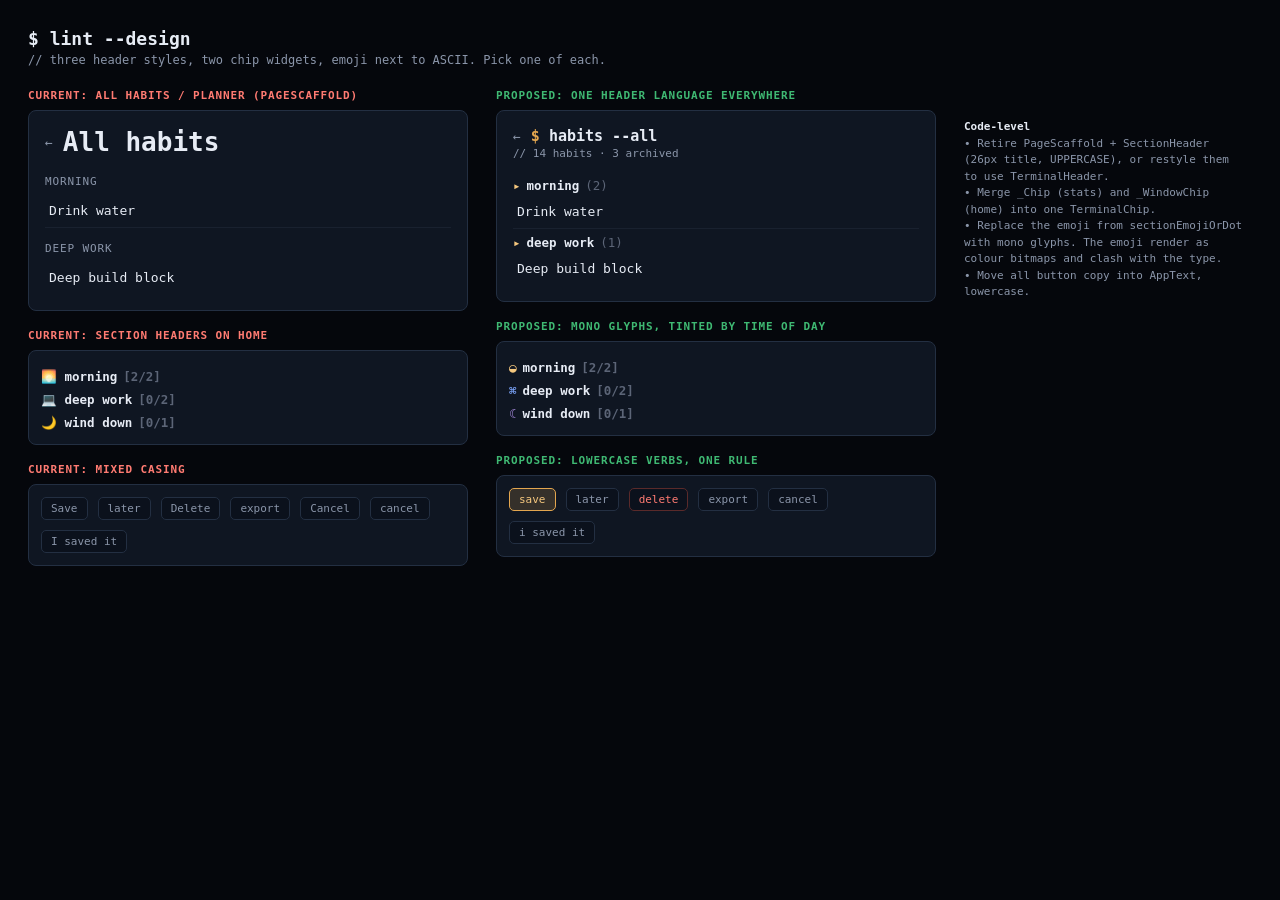
<file: docs/mockups/src/consistency.html>
<!doctype html><html><head><meta charset="utf-8"><link rel="stylesheet" href="base.css"></head><body>
<h1 class="t">$ lint --design</h1><p class="sub">// three header styles, two chip widgets, emoji next to ASCII. Pick one of each.</p>
<div class="row">
 <div style="width:440px"><div class="lbl bad">current: all habits / planner (PageScaffold)</div>
  <div class="panel" style="padding:16px">
   <div style="display:flex;gap:10px;align-items:center"><span class="c-mid">←</span><span style="font-size:26px;font-weight:700">All habits</span></div>
   <div class="c-mid" style="font-size:11px;letter-spacing:.08em;margin:18px 0 6px">MORNING</div>
   <div class="tile"><span class="ttl">Drink water</span></div>
   <div class="c-mid" style="font-size:11px;letter-spacing:.08em;margin:14px 0 6px">DEEP WORK</div>
   <div class="tile"><span class="ttl">Deep build block</span></div>
  </div>
  <div class="lbl bad" style="margin-top:18px">current: section headers on home</div>
  <div class="panel"><div class="sec">🌅 morning <span class="c-low">[2/2]</span></div><div class="sec">💻 deep work <span class="c-low">[0/2]</span></div><div class="sec">🌙 wind down <span class="c-low">[0/1]</span></div></div>
  <div class="lbl bad" style="margin-top:18px">current: mixed casing</div>
  <div class="panel" style="display:flex;gap:10px;flex-wrap:wrap"><span class="pill">Save</span><span class="pill">later</span><span class="pill">Delete</span><span class="pill">export</span><span class="pill">Cancel</span><span class="pill">cancel</span><span class="pill">I saved it</span></div>
 </div>
 <div style="width:440px"><div class="lbl good">proposed: one header language everywhere</div>
  <div class="panel" style="padding:16px">
   <div style="display:flex;gap:10px;align-items:center"><span class="c-mid">←</span><span class="hdr" style="font-size:15px"><span class="d">$ </span>habits --all</span></div>
   <div class="cmt">// 14 habits · 3 archived</div>
   <div class="sec" style="margin-top:12px"><span class="c-amb">▸</span> morning <span class="c-low" style="font-weight:400">(2)</span></div>
   <div class="tile"><span class="ttl">Drink water</span></div>
   <div class="sec"><span class="c-amb">▸</span> deep work <span class="c-low" style="font-weight:400">(1)</span></div>
   <div class="tile"><span class="ttl">Deep build block</span></div>
  </div>
  <div class="lbl good" style="margin-top:18px">proposed: mono glyphs, tinted by time of day</div>
  <div class="panel"><div class="sec"><span style="color:#F5C77E">◒</span> morning <span class="c-low">[2/2]</span></div><div class="sec"><span style="color:#7aa2f7">⌘</span> deep work <span class="c-low">[0/2]</span></div><div class="sec"><span style="color:#bb9af7">☾</span> wind down <span class="c-low">[0/1]</span></div></div>
  <div class="lbl good" style="margin-top:18px">proposed: lowercase verbs, one rule</div>
  <div class="panel" style="display:flex;gap:10px;flex-wrap:wrap"><span class="pill on">save</span><span class="pill">later</span><span class="pill" style="color:#ff7b72;border-color:#5a2a2a">delete</span><span class="pill">export</span><span class="pill">cancel</span><span class="pill">i saved it</span></div>
 </div>
 <div class="note" style="margin-top:30px;max-width:280px"><b>Code-level</b><br>• Retire <code>PageScaffold</code> + <code>SectionHeader</code> (26px title, UPPERCASE), or restyle them to use <code>TerminalHeader</code>.<br>• Merge <code>_Chip</code> (stats) and <code>_WindowChip</code> (home) into one <code>TerminalChip</code>.<br>• Replace the emoji from <code>sectionEmojiOrDot</code> with mono glyphs. The emoji render as colour bitmaps and clash with the type.<br>• Move all button copy into <code>AppText</code>, lowercase.</div>
</div></body></html>
</file>
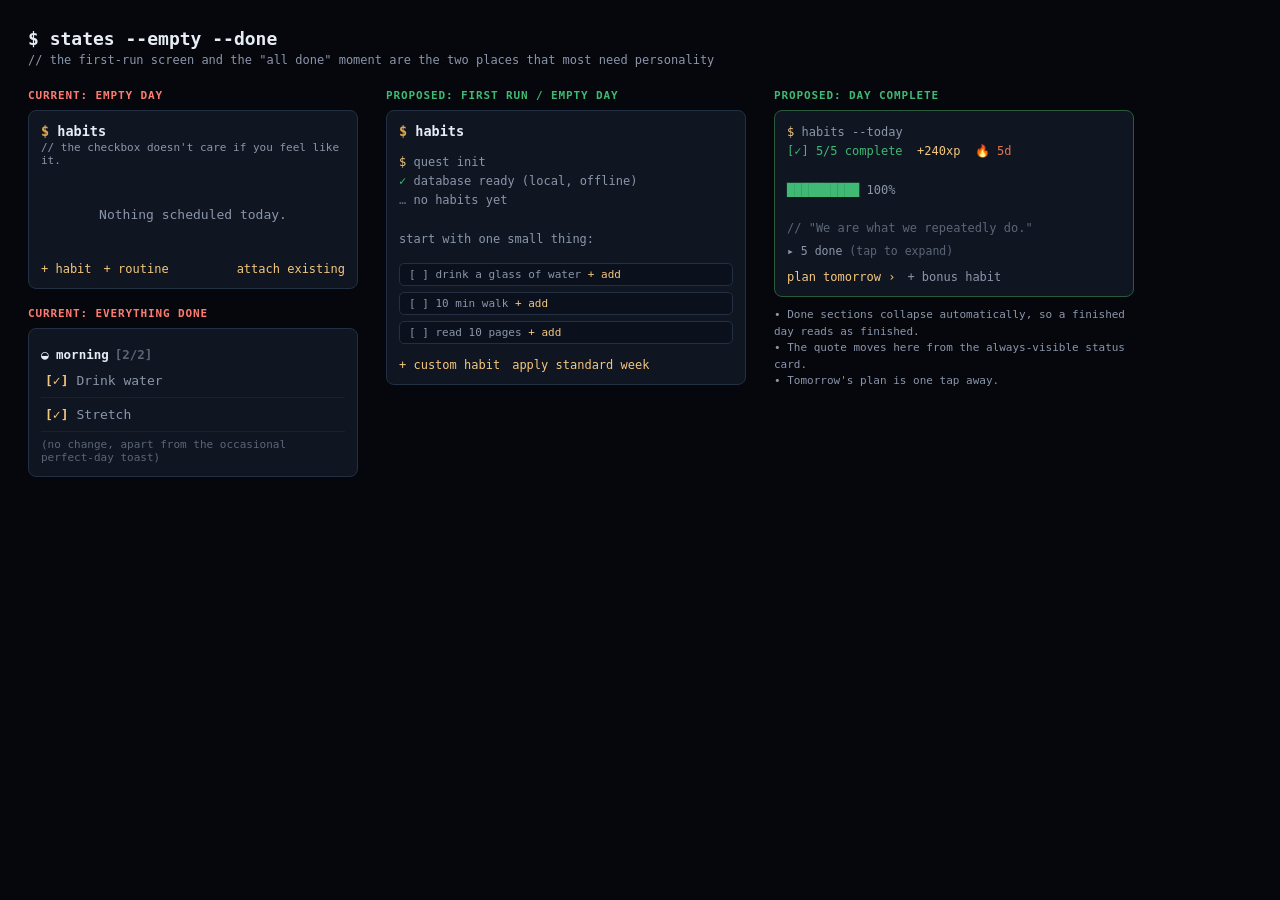
<file: docs/mockups/src/empty-states.html>
<!doctype html><html><head><meta charset="utf-8"><link rel="stylesheet" href="base.css"></head><body>
<h1 class="t">$ states --empty --done</h1><p class="sub">// the first-run screen and the "all done" moment are the two places that most need personality</p>
<div class="row">
 <div style="width:330px"><div class="lbl bad">current: empty day</div>
  <div class="panel"><div class="hdr"><span class="d">$ </span>habits</div><div class="cmt">// the checkbox doesn't care if you feel like it.</div>
   <div class="c-mid" style="text-align:center;padding:40px 0">Nothing scheduled today.</div>
   <div style="display:flex;gap:12px;font-size:12px" class="c-amb"><span>+ habit</span><span>+ routine</span><span style="margin-left:auto">attach existing</span></div></div>
  <div class="lbl bad" style="margin-top:18px">current: everything done</div>
  <div class="panel"><div class="sec">◒ morning <span class="c-low">[2/2]</span></div><div class="tile"><span class="br done">[✓]</span><span class="ttl c-mid">Drink water</span></div><div class="tile"><span class="br done">[✓]</span><span class="ttl c-mid">Stretch</span></div><div class="c-low" style="font-size:11px;margin-top:6px">(no change, apart from the occasional perfect-day toast)</div></div>
 </div>
 <div style="width:360px"><div class="lbl good">proposed: first run / empty day</div>
  <div class="panel"><div class="hdr"><span class="d">$ </span>habits</div>
   <pre style="font-family:inherit;font-size:12px;line-height:1.6;margin:14px 0;color:var(--mid)"><span class="c-amb">$</span> quest init
<span class="c-ok">✓</span> database ready (local, offline)
<span class="c-low">…</span> no habits yet

<span class="c-hi">start with one small thing:</span></pre>
   <div style="display:flex;flex-direction:column;gap:6px">
    <span class="pill">[ ] drink a glass of water  <span class="c-amb">+ add</span></span>
    <span class="pill">[ ] 10 min walk  <span class="c-amb">+ add</span></span>
    <span class="pill">[ ] read 10 pages  <span class="c-amb">+ add</span></span>
   </div>
   <div style="display:flex;gap:12px;font-size:12px;margin-top:14px" class="c-amb"><span>+ custom habit</span><span>apply standard week</span></div>
  </div></div>
 <div style="width:360px"><div class="lbl good">proposed: day complete</div>
  <div class="panel" style="border-color:#2a5a3c">
   <pre style="font-family:inherit;font-size:12px;line-height:1.6;color:var(--mid)"><span class="c-amb">$</span> habits --today
<span class="c-ok">[✓] 5/5 complete</span>  <span class="c-amb">+240xp</span>  <span class="c-st">🔥 5d</span>

<span class="c-ok">██████████</span> 100%

<span class="c-low">// "We are what we repeatedly do."</span>
</pre>
   <div class="c-mid" style="font-size:11.5px;margin-top:6px">▸ 5 done <span class="c-low">(tap to expand)</span></div>
   <div style="display:flex;gap:12px;font-size:12px;margin-top:12px" class="c-amb"><span>plan tomorrow ›</span><span class="c-mid">+ bonus habit</span></div>
  </div>
  <div class="note">• Done sections collapse automatically, so a finished day reads as finished.<br>• The quote moves here from the always-visible status card.<br>• Tomorrow's plan is one tap away.</div></div>
</div></body></html>
</file>
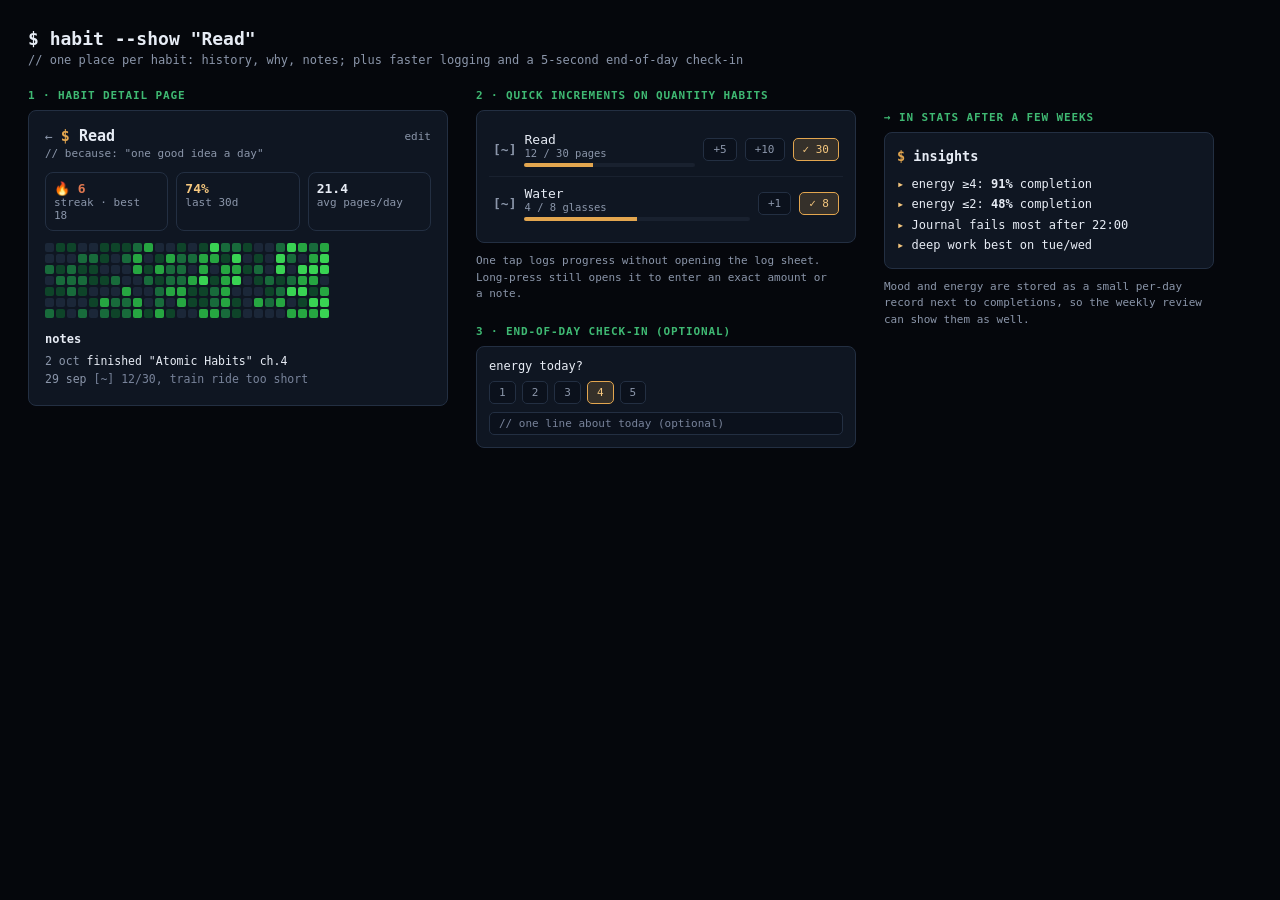
<file: docs/mockups/src/habit-detail.html>
<!doctype html><html><head><meta charset="utf-8"><link rel="stylesheet" href="base.css">
<style>.hm{display:grid;grid-template-rows:repeat(7,9px);grid-auto-flow:column;grid-auto-columns:9px;gap:2px}.hm i{border-radius:2px}</style></head><body>
<h1 class="t">$ habit --show "Read"</h1><p class="sub">// one place per habit: history, why, notes; plus faster logging and a 5-second end-of-day check-in</p>
<div class="row">
 <div style="width:420px"><div class="lbl good">1 · habit detail page</div>
  <div class="panel" style="padding:16px">
   <div style="display:flex;gap:8px;align-items:center"><span class="c-mid">←</span><span class="hdr" style="font-size:15px"><span class="d">$ </span>Read</span><span class="c-mid" style="margin-left:auto;font-size:11px">edit</span></div>
   <div class="cmt">// because: "one good idea a day"</div>
   <div style="display:grid;grid-template-columns:repeat(3,1fr);gap:8px;margin:12px 0">
    <div class="panel" style="padding:8px"><b class="c-st">🔥 6</b><div class="c-mid" style="font-size:11px">streak · best 18</div></div>
    <div class="panel" style="padding:8px"><b class="c-amb">74%</b><div class="c-mid" style="font-size:11px">last 30d</div></div>
    <div class="panel" style="padding:8px"><b>21.4</b><div class="c-mid" style="font-size:11px">avg pages/day</div></div>
   </div>
   <div class="hm" id="h"></div>
   <div class="hdr" style="margin:14px 0 6px;font-size:12px">notes</div>
   <div style="font-size:11.5px;line-height:1.6"><span class="c-mid">2 oct</span> finished "Atomic Habits" ch.4<br><span class="c-mid">29 sep</span> <span style="color:var(--lowNew)">[~] 12/30, train ride too short</span></div>
  </div></div>
 <div style="width:380px"><div class="lbl good">2 · quick increments on quantity habits</div>
  <div class="panel">
   <div class="tile" style="align-items:center"><span class="br">[~]</span><span class="ttl">Read<small>12 / 30 pages</small><div class="bar" style="margin-top:4px;height:4px;flex:none"><i style="width:40%"></i></div></span><span class="pill">+5</span><span class="pill">+10</span><span class="pill on">✓ 30</span></div>
   <div class="tile" style="align-items:center"><span class="br">[~]</span><span class="ttl">Water<small>4 / 8 glasses</small><div class="bar" style="margin-top:4px;height:4px;flex:none"><i style="width:50%"></i></div></span><span class="pill">+1</span><span class="pill on">✓ 8</span></div>
  </div>
  <div class="note">One tap logs progress without opening the log sheet. Long-press still opens it to enter an exact amount or a note.</div>
  <div class="lbl good" style="margin-top:22px">3 · end-of-day check-in (optional)</div>
  <div class="panel">
   <div style="font-size:12px">energy today?</div>
   <div style="display:flex;gap:6px;margin:8px 0"><span class="pill">1</span><span class="pill">2</span><span class="pill">3</span><span class="pill on">4</span><span class="pill">5</span></div>
   <div class="pill" style="display:block;color:var(--lowNew)">// one line about today (optional)</div>
  </div></div>
 <div style="width:330px;margin-top:22px"><div class="lbl good">→ in stats after a few weeks</div>
  <div class="panel" style="font-size:12px;line-height:1.7">
   <div class="hdr" style="margin-bottom:6px"><span class="d">$ </span>insights</div>
   <span class="c-amb">▸</span> energy ≥4: <b>91%</b> completion<br><span class="c-amb">▸</span> energy ≤2: <b>48%</b> completion<br><span class="c-amb">▸</span> Journal fails most after 22:00<br><span class="c-amb">▸</span> deep work best on tue/wed
  </div>
  <div class="note">Mood and energy are stored as a small per-day record next to completions, so the weekly review can show them as well.</div></div>
</div>
<script>const c=['#1B2738','#0E4429','#186B3B','#26A641','#39D353'];const e=document.getElementById('h');let s=3;for(let i=0;i<26*7;i++){s=(s*9301+49297)%233280;const l=Math.min(4,Math.floor(s/233280*5*(0.5+i/260)));const x=document.createElement('i');x.style.background=c[l];e.appendChild(x)}</script>
</body></html>
</file>
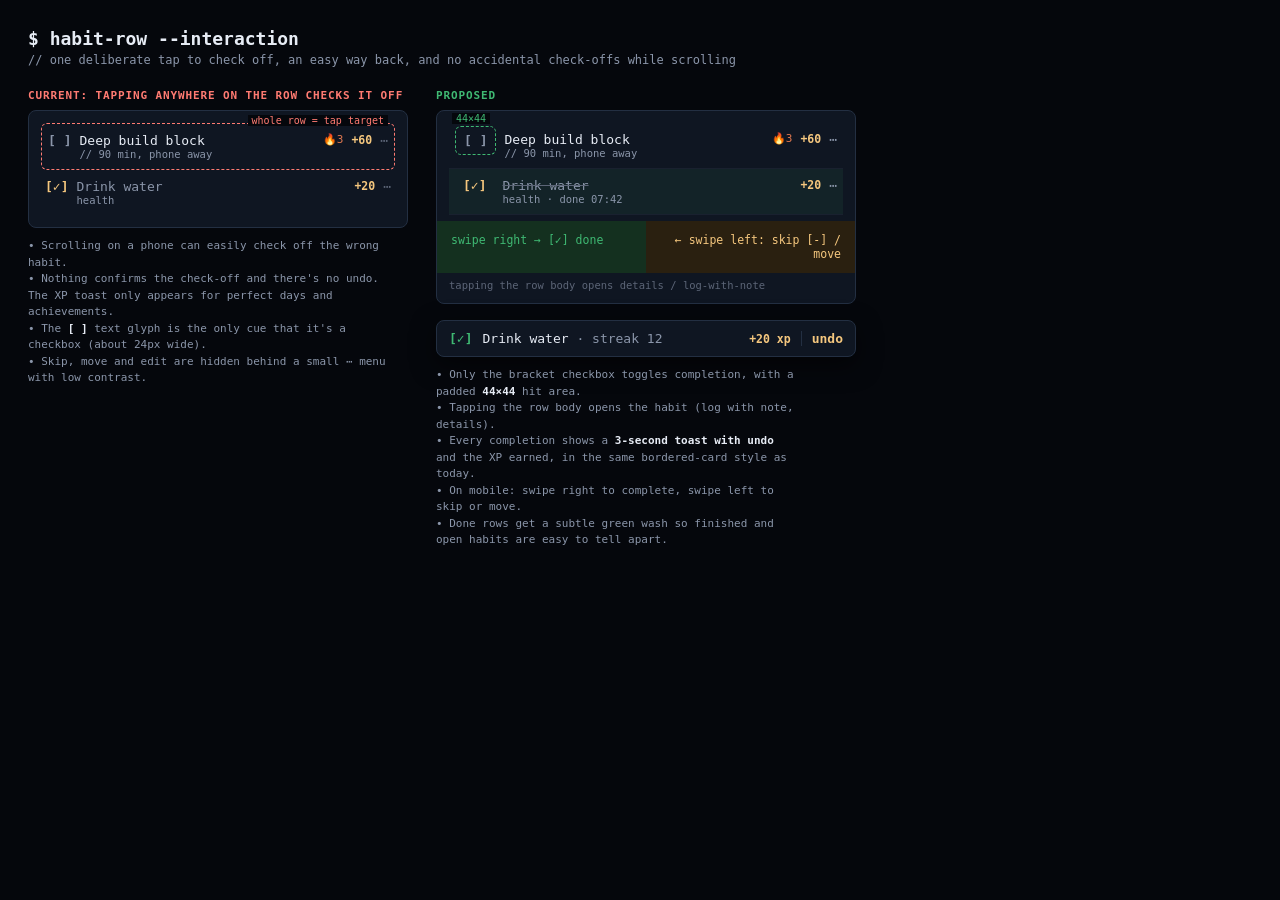
<file: docs/mockups/src/habit-row.html>
<!doctype html><html><head><meta charset="utf-8"><link rel="stylesheet" href="base.css"></head><body>
<h1 class="t">$ habit-row --interaction</h1><p class="sub">// one deliberate tap to check off, an easy way back, and no accidental check-offs while scrolling</p>
<div class="row">
 <div style="width:380px"><div class="lbl bad">current: tapping anywhere on the row checks it off</div>
  <div class="panel">
   <div class="tile ann" style="padding:9px 6px"><em>whole row = tap target</em><span class="br">[ ]</span><span class="ttl">Deep build block<small>// 90 min, phone away</small></span><span class="c-st" style="font-size:11px">🔥3</span><span class="xp">+60</span><span class="c-low">⋯</span></div>
   <div class="tile"><span class="br done">[✓]</span><span class="ttl c-mid">Drink water<small>health</small></span><span class="xp">+20</span><span class="c-low">⋯</span></div>
  </div>
  <div class="note">• Scrolling on a phone can easily check off the wrong habit.<br>• Nothing confirms the check-off and there's no undo. The XP toast only appears for perfect days and achievements.<br>• The <b>[ ]</b> text glyph is the only cue that it's a checkbox (about 24px wide).<br>• Skip, move and edit are hidden behind a small ⋯ menu with low contrast.</div>
 </div>
 <div style="width:420px"><div class="lbl good">proposed</div>
  <div class="panel">
   <div class="tile" style="padding:9px 6px"><span class="ann g" style="padding:6px 8px;margin:-6px 0"><em style="top:-14px;right:auto;left:-4px">44×44</em><span class="br">[ ]</span></span><span class="ttl">Deep build block<small>// 90 min, phone away</small></span><span class="c-st" style="font-size:11px">🔥3</span><span class="xp">+60</span><span class="c-mid">⋯</span></div>
   <div class="tile" style="padding:9px 6px;background:rgba(63,185,115,.08)"><span class="br done" style="padding:0 8px">[✓]</span><span class="ttl c-mid"><s style="text-decoration-color:var(--low)">Drink water</s><small>health · done 07:42</small></span><span class="xp">+20</span><span class="c-mid">⋯</span></div>
   <div style="display:flex;margin:6px -12px 0;font-size:11.5px">
    <div style="flex:1;background:#14301f;color:var(--ok);padding:12px 14px">swipe right → [✓] done</div>
    <div style="flex:1;background:#2a2010;color:var(--amberB);padding:12px 14px;text-align:right">← swipe left: skip [-] / move</div>
   </div>
   <div class="c-low" style="font-size:10.5px;margin-top:6px">tapping the row body opens details / log-with-note</div>
  </div>
  <div style="margin-top:16px;background:var(--card);border:1px solid var(--border);border-radius:8px;padding:10px 12px;display:flex;align-items:center;gap:10px;box-shadow:0 8px 24px #0008">
   <span class="c-ok" style="font-weight:700">[✓]</span><span style="flex:1">Drink water <span class="c-mid">· streak 12</span></span><span class="xp">+20 xp</span><span class="c-amb" style="font-weight:700;border-left:1px solid var(--border);padding-left:10px">undo</span>
  </div>
  <div class="note">• Only the bracket checkbox toggles completion, with a padded <b>44×44</b> hit area.<br>• Tapping the row body opens the habit (log with note, details).<br>• Every completion shows a <b>3-second toast with undo</b> and the XP earned, in the same bordered-card style as today.<br>• On mobile: swipe right to complete, swipe left to skip or move.<br>• Done rows get a subtle green wash so finished and open habits are easy to tell apart.</div>
 </div>
</div></body></html>
</file>
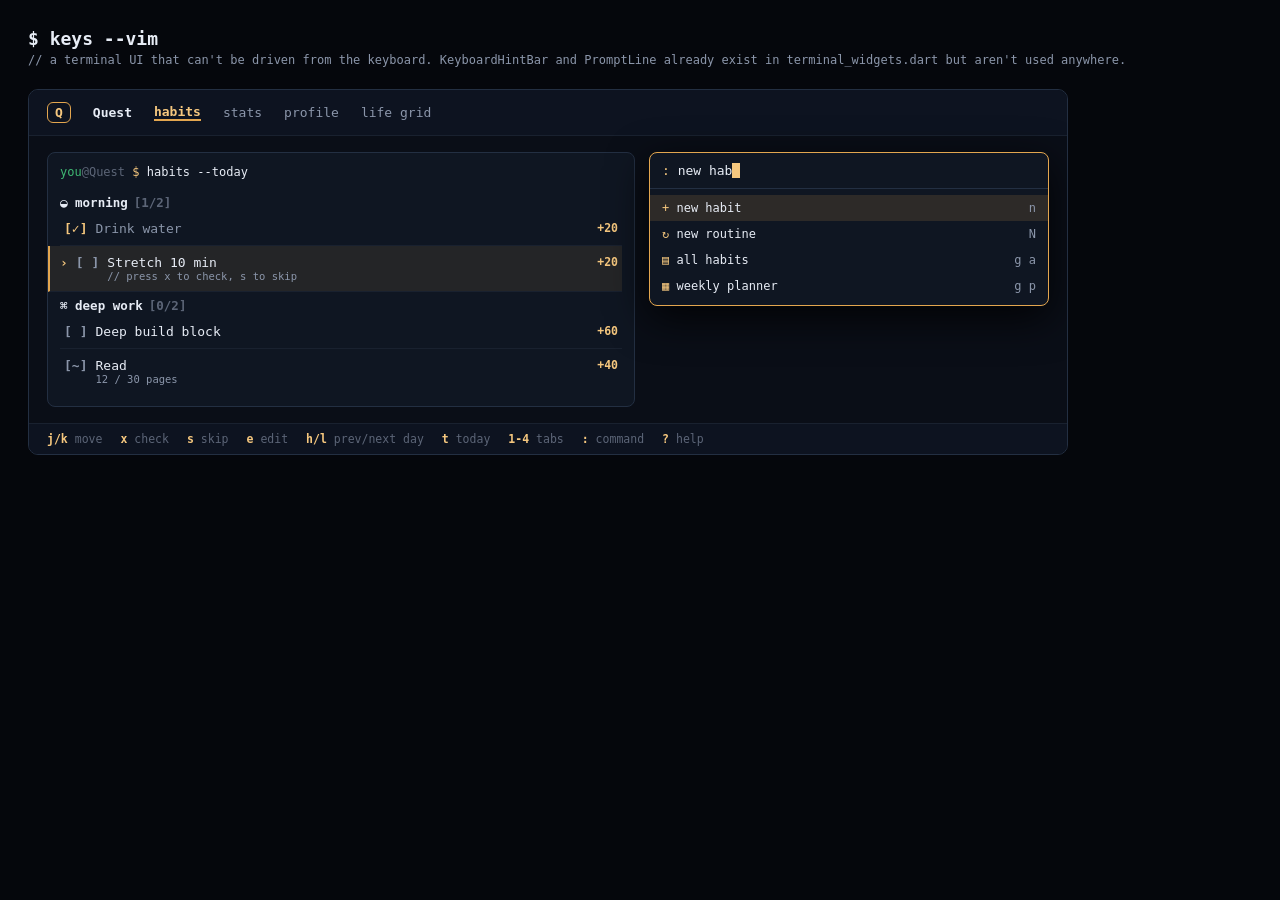
<file: docs/mockups/src/keyboard.html>
<!doctype html><html><head><meta charset="utf-8"><link rel="stylesheet" href="base.css"></head><body>
<h1 class="t">$ keys --vim</h1><p class="sub">// a terminal UI that can't be driven from the keyboard. KeyboardHintBar and PromptLine already exist in terminal_widgets.dart but aren't used anywhere.</p>
<div style="width:1040px;background:var(--bg);border:1px solid var(--border);border-radius:10px;overflow:hidden;position:relative">
 <div style="display:flex;gap:22px;align-items:center;background:var(--raised);padding:12px 18px;border-bottom:1px solid var(--hair)"><span style="border:1px solid var(--amber);border-radius:6px;padding:2px 7px" class="c-amb"><b>Q</b></span><b>Quest</b><span class="c-amb" style="border-bottom:2px solid var(--amber)"><b>habits</b></span><span class="c-mid">stats</span><span class="c-mid">profile</span><span class="c-mid">life grid</span></div>
 <div style="padding:16px 18px;display:flex;gap:14px">
  <div class="panel" style="flex:1">
   <div style="font-size:12px;margin-bottom:10px"><span class="c-ok">you</span><span class="c-low">@Quest</span> <span class="c-amb">$</span> habits --today</div>
   <div class="sec">◒ morning <span class="c-low">[1/2]</span></div>
   <div class="tile"><span class="br done">[✓]</span><span class="ttl c-mid">Drink water</span><span class="xp">+20</span></div>
   <div class="tile" style="background:rgba(227,166,79,.10);border-left:2px solid var(--amber);margin-left:-12px;padding-left:10px"><span class="c-amb" style="font-weight:700">›</span><span class="br">[ ]</span><span class="ttl">Stretch 10 min<small>// press x to check, s to skip</small></span><span class="xp">+20</span></div>
   <div class="sec">⌘ deep work <span class="c-low">[0/2]</span></div>
   <div class="tile"><span class="br">[ ]</span><span class="ttl">Deep build block</span><span class="xp">+60</span></div>
   <div class="tile"><span class="br">[~]</span><span class="ttl">Read<small>12 / 30 pages</small></span><span class="xp">+40</span></div>
  </div>
  <div style="width:400px;background:var(--card);border:1px solid var(--amber);border-radius:8px;box-shadow:0 12px 40px #000c;align-self:flex-start">
   <div style="padding:10px 12px;border-bottom:1px solid var(--border)"><span class="c-amb">:</span> new hab<span style="background:var(--amberB);color:#000">&nbsp;</span></div>
   <div style="padding:6px 0;font-size:12px">
    <div style="padding:6px 12px;background:rgba(227,166,79,.14)"><span class="c-amb">+</span> new habit <span style="float:right" class="c-mid">n</span></div>
    <div style="padding:6px 12px"><span class="c-amb">↻</span> new routine <span style="float:right" class="c-mid">N</span></div>
    <div style="padding:6px 12px"><span class="c-amb">▤</span> all habits <span style="float:right" class="c-mid">g a</span></div>
    <div style="padding:6px 12px"><span class="c-amb">▦</span> weekly planner <span style="float:right" class="c-mid">g p</span></div>
   </div></div>
 </div>
 <div style="background:var(--raised);padding:8px 18px;font-size:11.5px;display:flex;gap:18px;border-top:1px solid var(--hair)">
  <span><kbd>j/k</kbd> <span class="c-low">move</span></span><span><kbd>x</kbd> <span class="c-low">check</span></span><span><kbd>s</kbd> <span class="c-low">skip</span></span><span><kbd>e</kbd> <span class="c-low">edit</span></span><span><kbd>h/l</kbd> <span class="c-low">prev/next day</span></span><span><kbd>t</kbd> <span class="c-low">today</span></span><span><kbd>1-4</kbd> <span class="c-low">tabs</span></span><span><kbd>:</kbd> <span class="c-low">command</span></span><span><kbd>?</kbd> <span class="c-low">help</span></span></div>
</div></body></html>
</file>
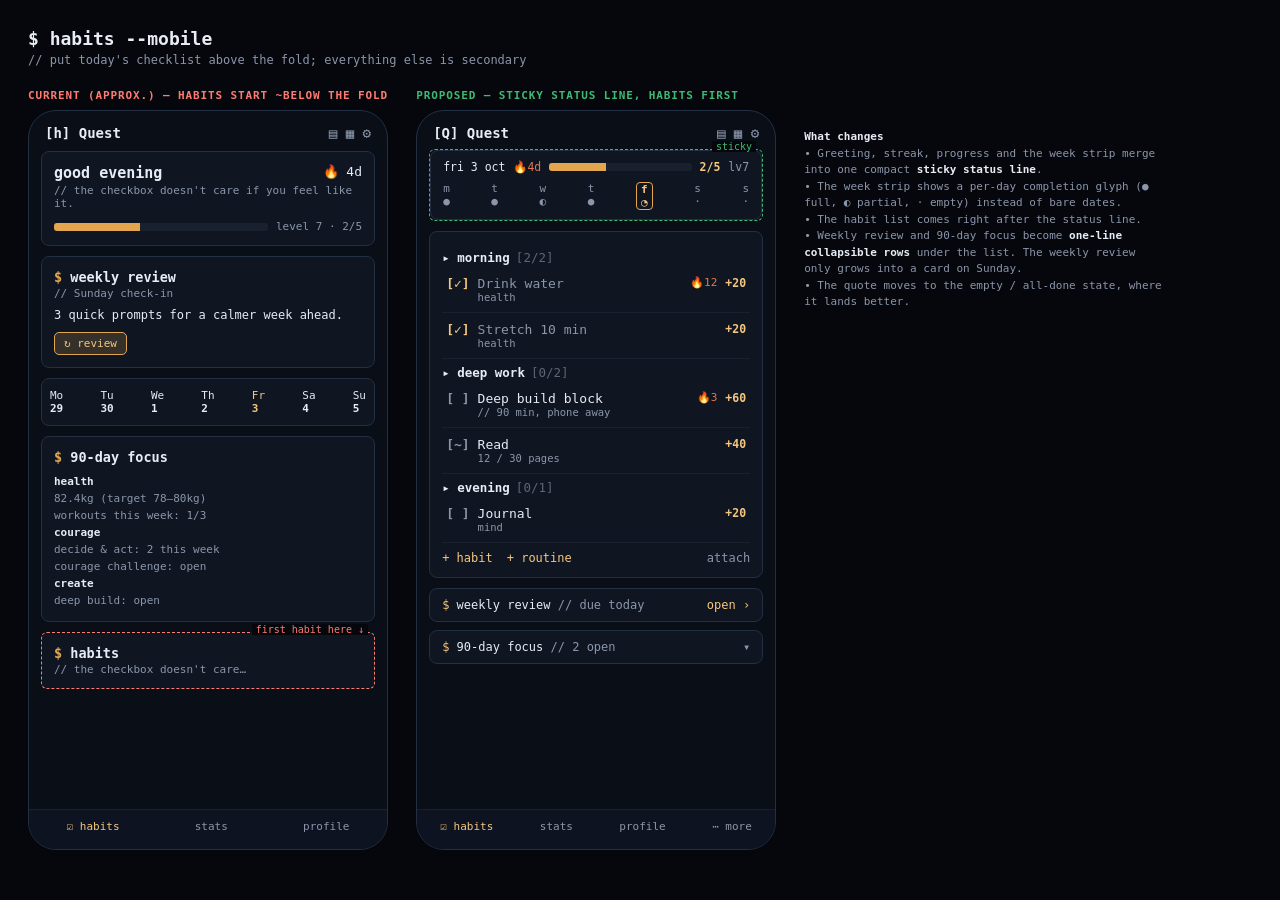
<file: docs/mockups/src/mobile-home.html>
<!doctype html><html><head><meta charset="utf-8"><link rel="stylesheet" href="base.css"></head><body>
<h1 class="t">$ habits --mobile</h1><p class="sub">// put today's checklist above the fold; everything else is secondary</p>
<div class="row">
 <div><div class="lbl bad">current (approx.) — habits start ~below the fold</div>
 <div class="phone" style="height:740px">
  <div style="display:flex;justify-content:space-between;font-weight:700;font-size:14px;padding:0 4px 10px">[h] Quest <span class="c-mid">▤ ▦ ⚙</span></div>
  <div class="col">
   <div class="panel"><div style="display:flex;justify-content:space-between"><b style="font-size:15px">good evening</b><span><span class="c-st">🔥</span> 4d</span></div>
    <div class="cmt">// the checkbox doesn't care if you feel like it.</div>
    <div style="display:flex;gap:8px;align-items:center;margin-top:10px"><div class="bar"><i style="width:40%"></i></div><span class="c-mid" style="font-size:11px">level 7 · 2/5</span></div></div>
   <div class="panel"><div class="hdr"><span class="d">$ </span>weekly review</div><div class="cmt">// Sunday check-in</div><div style="margin:8px 0 10px;font-size:12px">3 quick prompts for a calmer week ahead.</div><span class="pill on">↻ review</span></div>
   <div class="panel" style="display:flex;justify-content:space-between;font-size:11px;padding:10px 8px">
    <span>Mo<br><b>29</b></span><span>Tu<br><b>30</b></span><span>We<br><b>1</b></span><span>Th<br><b>2</b></span><span class="c-amb">Fr<br><b>3</b></span><span>Sa<br><b>4</b></span><span>Su<br><b>5</b></span></div>
   <div class="panel"><div class="hdr"><span class="d">$ </span>90-day focus</div>
    <div style="font-size:11px;margin-top:8px;line-height:1.55"><b>health</b><br><span class="c-mid">82.4kg (target 78–80kg)<br>workouts this week: 1/3</span><br><b>courage</b><br><span class="c-mid">decide &amp; act: 2 this week<br>courage challenge: open</span><br><b>create</b><br><span class="c-mid">deep build: open</span></div></div>
   <div class="panel ann"><em>first habit here ↓</em><div class="hdr"><span class="d">$ </span>habits</div><div class="cmt">// the checkbox doesn't care…</div></div>
  </div>
  <div class="nav" style="position:absolute;bottom:0;left:12px;right:12px"><span class="on">☑ habits</span><span>stats</span><span>profile</span></div>
 </div></div>

 <div><div class="lbl good">proposed — sticky status line, habits first</div>
 <div class="phone" style="height:740px">
  <div style="display:flex;justify-content:space-between;font-weight:700;font-size:14px;padding:0 4px 8px">[Q] Quest <span class="c-mid">▤ ▦ ⚙</span></div>
  <div class="ann g" style="margin-bottom:10px"><em>sticky</em>
  <div class="panel" style="padding:9px 12px">
   <div style="display:flex;gap:8px;align-items:center;font-size:11.5px"><span>fri 3 oct</span><span class="c-st">🔥4d</span><div class="bar"><i style="width:40%"></i></div><span class="c-amb"><b>2/5</b></span><span class="c-mid">lv7</span></div>
   <div style="display:flex;justify-content:space-between;font-size:11px;margin-top:8px;color:var(--mid)">
    <span>m<br>●</span><span>t<br>●</span><span>w<br>◐</span><span>t<br>●</span><span class="c-amb" style="border:1px solid var(--amber);border-radius:4px;padding:0 4px"><b>f</b><br>◔</span><span>s<br>·</span><span>s<br>·</span></div>
  </div></div>
  <div class="panel">
   <div class="sec">▸ morning <span class="c-low" style="font-weight:400">[2/2]</span></div>
   <div class="tile"><span class="br done">[✓]</span><span class="ttl c-mid">Drink water<small>health</small></span><span class="c-st" style="font-size:11px">🔥12</span><span class="xp">+20</span></div>
   <div class="tile"><span class="br done">[✓]</span><span class="ttl c-mid">Stretch 10 min<small>health</small></span><span class="xp">+20</span></div>
   <div class="sec">▸ deep work <span class="c-low" style="font-weight:400">[0/2]</span></div>
   <div class="tile"><span class="br">[ ]</span><span class="ttl">Deep build block<small>// 90 min, phone away</small></span><span class="c-st" style="font-size:11px">🔥3</span><span class="xp">+60</span></div>
   <div class="tile"><span class="br">[~]</span><span class="ttl">Read<small>12 / 30 pages</small></span><span class="xp">+40</span></div>
   <div class="sec">▸ evening <span class="c-low" style="font-weight:400">[0/1]</span></div>
   <div class="tile"><span class="br">[ ]</span><span class="ttl">Journal<small>mind</small></span><span class="xp">+20</span></div>
   <div style="display:flex;gap:14px;margin-top:8px;font-size:12px" class="c-amb"><span>+ habit</span><span>+ routine</span><span class="c-mid" style="margin-left:auto">attach</span></div>
  </div>
  <div class="panel" style="margin-top:10px;padding:9px 12px;display:flex;justify-content:space-between;font-size:12px"><span><span class="c-amb">$</span> weekly review <span class="c-mid">// due today</span></span><span class="c-amb">open ›</span></div>
  <div class="panel" style="margin-top:8px;padding:9px 12px;display:flex;justify-content:space-between;font-size:12px"><span><span class="c-amb">$</span> 90-day focus <span class="c-mid">// 2 open</span></span><span class="c-mid">▾</span></div>
  <div class="nav" style="position:absolute;bottom:0;left:12px;right:12px"><span class="on">☑ habits</span><span>stats</span><span>profile</span><span>⋯ more</span></div>
 </div></div>
 <div class="note" style="margin-top:40px"><b>What changes</b><br>• Greeting, streak, progress and the week strip merge into one compact <b>sticky status line</b>.<br>• The week strip shows a per-day completion glyph (● full, ◐ partial, · empty) instead of bare dates.<br>• The habit list comes right after the status line.<br>• Weekly review and 90-day focus become <b>one-line collapsible rows</b> under the list. The weekly review only grows into a card on Sunday.<br>• The quote moves to the empty / all-done state, where it lands better.</div>
</div></body></html>
</file>
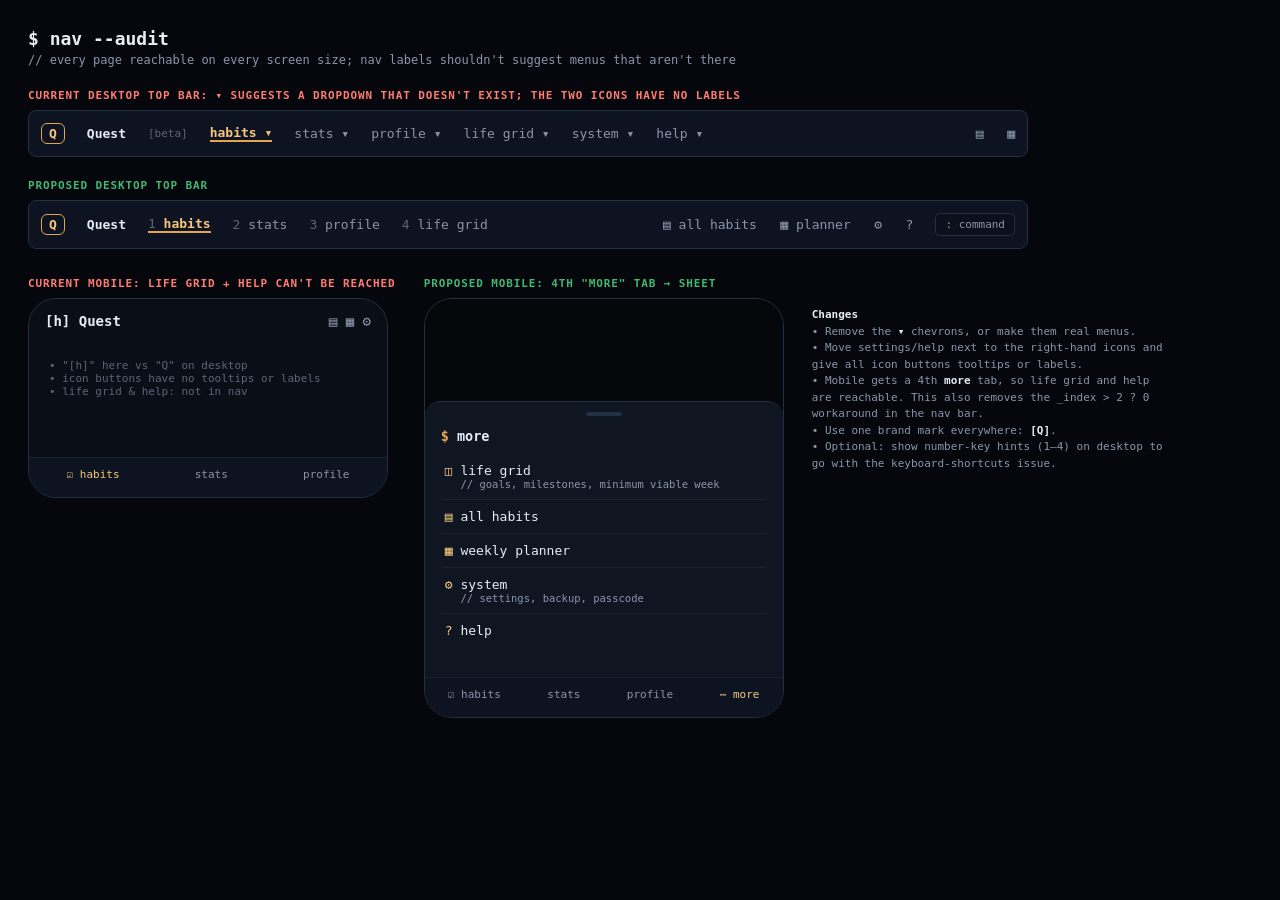
<file: docs/mockups/src/navigation.html>
<!doctype html><html><head><meta charset="utf-8"><link rel="stylesheet" href="base.css"></head><body>
<h1 class="t">$ nav --audit</h1><p class="sub">// every page reachable on every screen size; nav labels shouldn't suggest menus that aren't there</p>
<div class="lbl bad">current desktop top bar: ▾ suggests a dropdown that doesn't exist; the two icons have no labels</div>
<div class="panel" style="display:flex;align-items:center;gap:22px;background:var(--raised);width:1000px">
 <span style="border:1px solid var(--amber);border-radius:6px;padding:2px 7px" class="c-amb"><b>Q</b></span><b>Quest</b><span class="c-low" style="font-size:11px">[beta]</span>
 <span class="c-amb" style="border-bottom:2px solid var(--amber)"><b>habits ▾</b></span><span class="c-mid">stats ▾</span><span class="c-mid">profile ▾</span><span class="c-mid">life grid ▾</span><span class="c-mid">system ▾</span><span class="c-mid">help ▾</span><span style="margin-left:auto" class="c-mid">▤ &nbsp; ▦</span></div>
<div class="lbl good" style="margin-top:22px">proposed desktop top bar</div>
<div class="panel" style="display:flex;align-items:center;gap:22px;background:var(--raised);width:1000px">
 <span style="border:1px solid var(--amber);border-radius:6px;padding:2px 7px" class="c-amb"><b>Q</b></span><b>Quest</b>
 <span class="c-amb" style="border-bottom:2px solid var(--amber)"><b><span class="c-low" style="font-weight:400">1</span> habits</b></span><span class="c-mid"><span class="c-low">2</span> stats</span><span class="c-mid"><span class="c-low">3</span> profile</span><span class="c-mid"><span class="c-low">4</span> life grid</span>
 <span style="margin-left:auto" class="c-mid">▤ all habits &nbsp; ▦ planner &nbsp; ⚙ &nbsp; ?</span><span class="pill">: command</span></div>
<div class="row" style="margin-top:28px">
 <div><div class="lbl bad">current mobile: life grid + help can't be reached</div>
  <div class="phone" style="height:200px"><div style="display:flex;justify-content:space-between;font-weight:700;font-size:14px;padding:0 4px">[h] Quest <span class="c-mid">▤ ▦ ⚙</span></div>
  <div class="c-low" style="font-size:11px;padding:30px 8px">• "[h]" here vs "Q" on desktop<br>• icon buttons have no tooltips or labels<br>• life grid &amp; help: not in nav</div>
  <div class="nav" style="position:absolute;bottom:0;left:12px;right:12px"><span class="on">☑ habits</span><span>stats</span><span>profile</span></div></div></div>
 <div><div class="lbl good">proposed mobile: 4th "more" tab → sheet</div>
  <div class="phone" style="height:420px">
   <div style="position:absolute;inset:0;background:#0008"></div>
   <div style="position:absolute;left:0;right:0;bottom:0;background:var(--card);border-top:1px solid var(--border);border-radius:16px 16px 0 0;padding:10px 16px 70px">
    <div style="width:36px;height:4px;background:var(--border);border-radius:2px;margin:0 auto 12px"></div>
    <div class="hdr" style="margin-bottom:10px"><span class="d">$ </span>more</div>
    <div class="col" style="gap:0">
     <div class="tile"><span class="c-amb">◫</span><span class="ttl">life grid<small>// goals, milestones, minimum viable week</small></span></div>
     <div class="tile"><span class="c-amb">▤</span><span class="ttl">all habits</span></div>
     <div class="tile"><span class="c-amb">▦</span><span class="ttl">weekly planner</span></div>
     <div class="tile"><span class="c-amb">⚙</span><span class="ttl">system<small>// settings, backup, passcode</small></span></div>
     <div class="tile"><span class="c-amb">?</span><span class="ttl">help</span></div>
    </div></div>
   <div class="nav" style="position:absolute;bottom:0;left:12px;right:12px;z-index:2"><span>☑ habits</span><span>stats</span><span>profile</span><span class="on">⋯ more</span></div>
  </div></div>
 <div class="note" style="margin-top:30px"><b>Changes</b><br>• Remove the <b>▾</b> chevrons, or make them real menus.<br>• Move settings/help next to the right-hand icons and give all icon buttons tooltips or labels.<br>• Mobile gets a 4th <b>more</b> tab, so life grid and help are reachable. This also removes the <code>_index &gt; 2 ? 0</code> workaround in the nav bar.<br>• Use one brand mark everywhere: <b>[Q]</b>.<br>• Optional: show number-key hints (1–4) on desktop to go with the keyboard-shortcuts issue.</div>
</div></body></html>
</file>
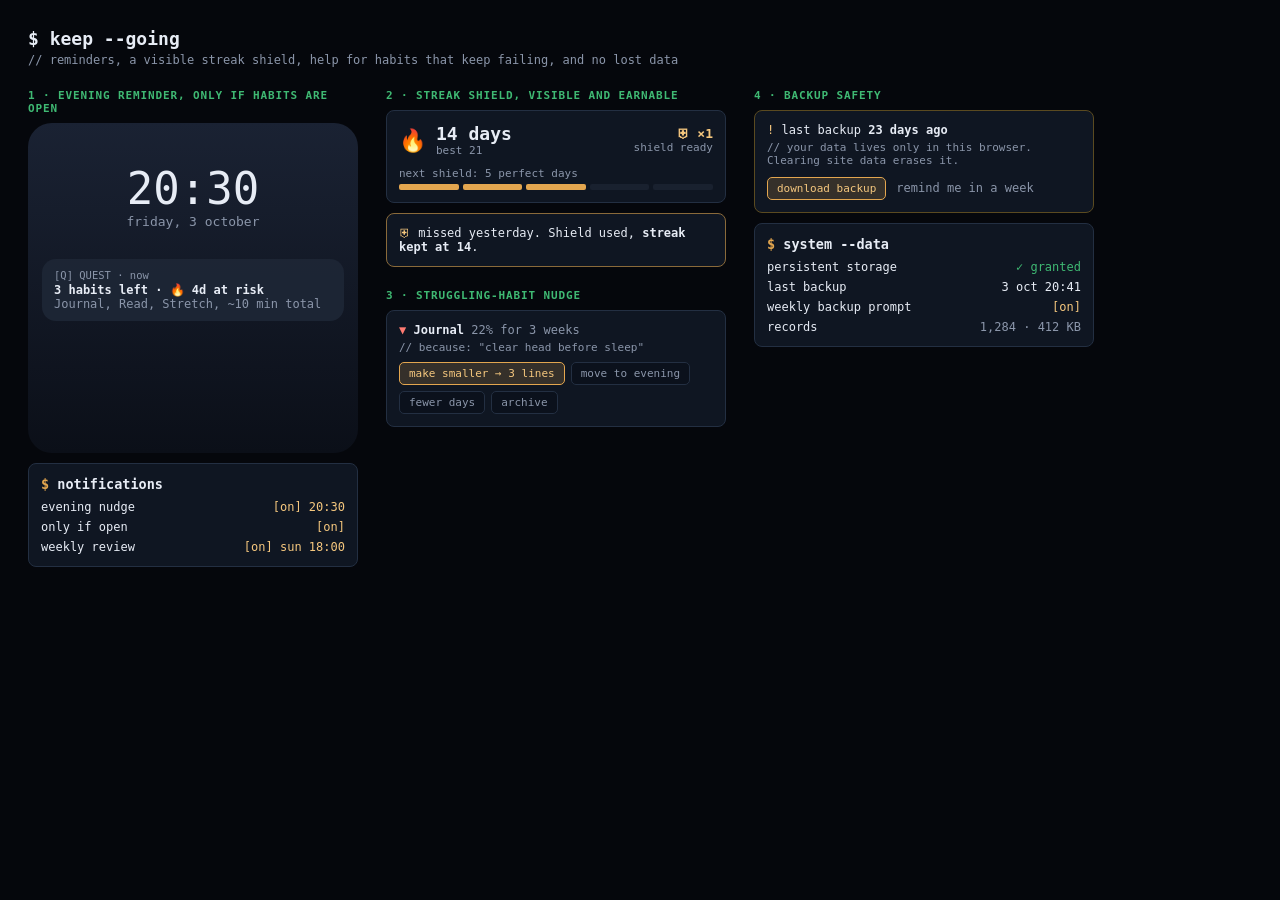
<file: docs/mockups/src/retention.html>
<!doctype html><html><head><meta charset="utf-8"><link rel="stylesheet" href="base.css"></head><body>
<h1 class="t">$ keep --going</h1><p class="sub">// reminders, a visible streak shield, help for habits that keep failing, and no lost data</p>
<div class="row">
 <div style="width:330px"><div class="lbl good">1 · evening reminder, only if habits are open</div>
  <div style="background:linear-gradient(#1a2233,#0b0f18);border-radius:24px;padding:40px 14px 20px;height:330px">
   <div style="text-align:center;font-size:44px;font-weight:300">20:30</div><div style="text-align:center" class="c-mid">friday, 3 october</div>
   <div style="margin-top:30px;background:rgba(30,38,54,.92);border-radius:14px;padding:10px 12px;font-size:12px">
    <div class="c-mid" style="font-size:10.5px">[Q] QUEST · now</div>
    <div style="font-weight:700;margin-top:2px">3 habits left · 🔥 4d at risk</div>
    <div class="c-mid">Journal, Read, Stretch, ~10 min total</div>
   </div>
  </div>
  <div class="panel" style="margin-top:10px;font-size:12px">
   <div class="hdr" style="margin-bottom:8px"><span class="d">$ </span>notifications</div>
   <div style="display:flex;justify-content:space-between"><span>evening nudge</span><span class="c-amb">[on] 20:30</span></div>
   <div style="display:flex;justify-content:space-between;margin-top:6px"><span>only if open</span><span class="c-amb">[on]</span></div>
   <div style="display:flex;justify-content:space-between;margin-top:6px"><span>weekly review</span><span class="c-amb">[on] sun 18:00</span></div>
  </div></div>
 <div style="width:340px"><div class="lbl good">2 · streak shield, visible and earnable</div>
  <div class="panel">
   <div style="display:flex;gap:10px;align-items:center"><span class="c-st" style="font-size:22px">🔥</span><div><b style="font-size:18px">14 days</b><div class="c-mid" style="font-size:11px">best 21</div></div><div style="margin-left:auto;text-align:right"><b class="c-amb">⛨ ×1</b><div class="c-mid" style="font-size:11px">shield ready</div></div></div>
   <div style="font-size:11px;margin-top:10px" class="c-mid">next shield: 5 perfect days</div>
   <div style="display:flex;gap:4px;margin-top:4px"><i style="flex:1;height:6px;background:var(--amber);border-radius:2px"></i><i style="flex:1;height:6px;background:var(--amber);border-radius:2px"></i><i style="flex:1;height:6px;background:var(--amber);border-radius:2px"></i><i style="flex:1;height:6px;background:var(--hair);border-radius:2px"></i><i style="flex:1;height:6px;background:var(--hair);border-radius:2px"></i></div>
  </div>
  <div class="panel" style="margin-top:10px;font-size:12px;border-color:var(--amberD)"><span class="c-amb">⛨</span> missed yesterday. Shield used, <b>streak kept at 14</b>.</div>
  <div class="lbl good" style="margin-top:22px">3 · struggling-habit nudge</div>
  <div class="panel">
   <div style="font-size:12px"><span style="color:#ff7b72">▼</span> <b>Journal</b> <span class="c-mid">22% for 3 weeks</span></div>
   <div class="c-mid" style="font-size:11px;margin:4px 0 8px">// because: "clear head before sleep"</div>
   <div style="display:flex;flex-wrap:wrap;gap:6px"><span class="pill on">make smaller → 3 lines</span><span class="pill">move to evening</span><span class="pill">fewer days</span><span class="pill">archive</span></div>
  </div></div>
 <div style="width:340px"><div class="lbl good">4 · backup safety</div>
  <div class="panel" style="border-color:#5a4a20">
   <div style="font-size:12px"><span class="c-amb">!</span> last backup <b>23 days ago</b></div>
   <div class="c-mid" style="font-size:11px;margin:4px 0 10px">// your data lives only in this browser. Clearing site data erases it.</div>
   <div style="display:flex;gap:10px;font-size:12px"><span class="pill on">download backup</span><span class="c-mid" style="padding-top:4px">remind me in a week</span></div>
  </div>
  <div class="panel" style="margin-top:10px;font-size:12px">
   <div class="hdr" style="margin-bottom:8px"><span class="d">$ </span>system --data</div>
   <div style="display:flex;justify-content:space-between"><span>persistent storage</span><span class="c-ok">✓ granted</span></div>
   <div style="display:flex;justify-content:space-between;margin-top:6px"><span>last backup</span><span>3 oct 20:41</span></div>
   <div style="display:flex;justify-content:space-between;margin-top:6px"><span>weekly backup prompt</span><span class="c-amb">[on]</span></div>
   <div style="display:flex;justify-content:space-between;margin-top:6px"><span>records</span><span class="c-mid">1,284 · 412 KB</span></div>
  </div></div>
</div></body></html>
</file>
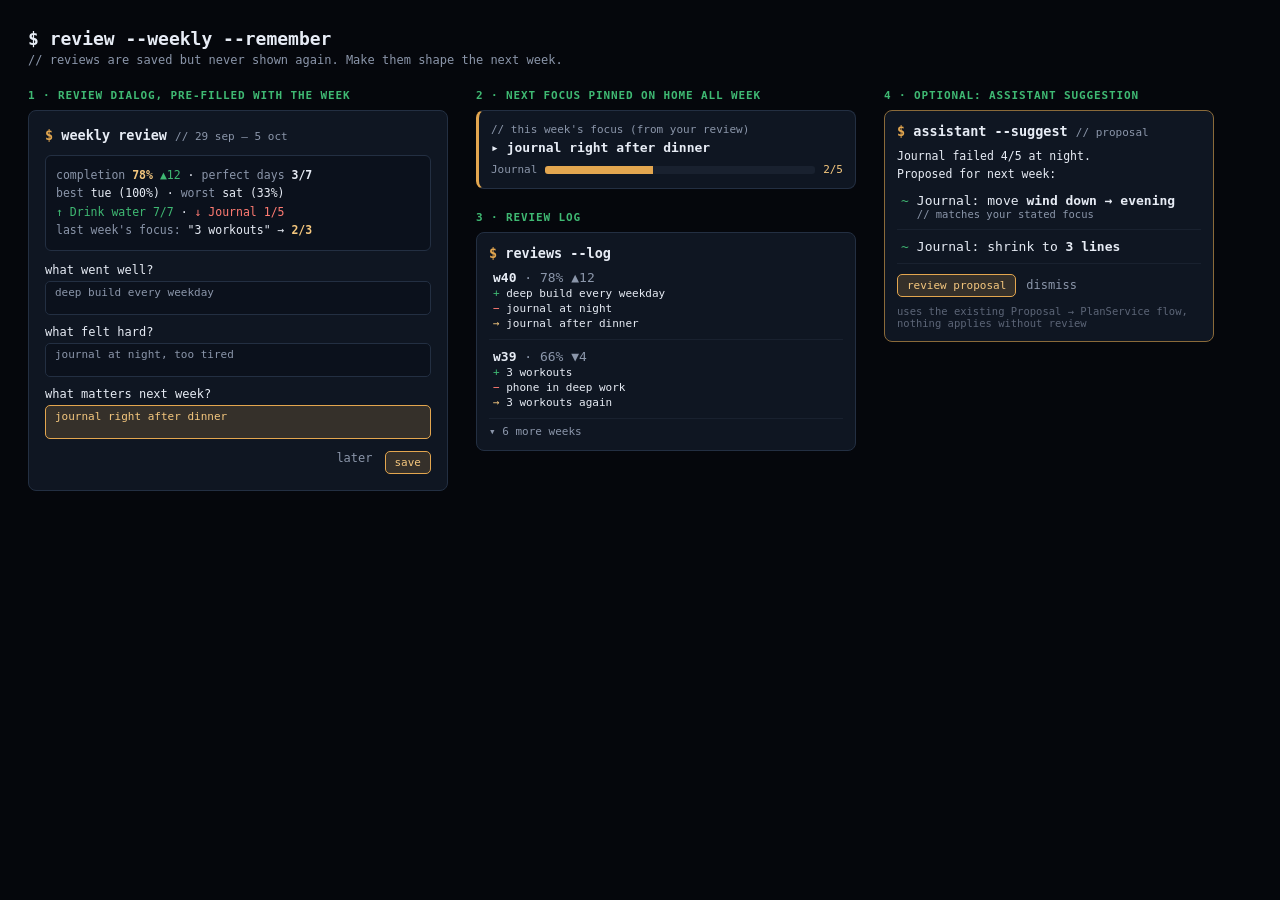
<file: docs/mockups/src/review.html>
<!doctype html><html><head><meta charset="utf-8"><link rel="stylesheet" href="base.css"></head><body>
<h1 class="t">$ review --weekly --remember</h1><p class="sub">// reviews are saved but never shown again. Make them shape the next week.</p>
<div class="row">
 <div style="width:420px"><div class="lbl good">1 · review dialog, pre-filled with the week</div>
  <div class="panel" style="padding:16px">
   <div class="hdr"><span class="d">$ </span>weekly review <span class="c-mid" style="font-weight:400;font-size:11px">// 29 sep – 5 oct</span></div>
   <div style="background:var(--inset);border:1px solid var(--border);border-radius:6px;padding:10px;margin:12px 0;font-size:11.5px;line-height:1.6">
    <span class="c-mid">completion</span> <b class="c-amb">78%</b> <span class="c-ok">▲12</span> · <span class="c-mid">perfect days</span> <b>3/7</b><br>
    <span class="c-mid">best</span> tue (100%) · <span class="c-mid">worst</span> sat (33%)<br>
    <span class="c-ok">↑ Drink water 7/7</span> · <span style="color:#ff7b72">↓ Journal 1/5</span><br>
    <span class="c-mid">last week's focus:</span> "3 workouts" → <b class="c-amb">2/3</b>
   </div>
   <div style="font-size:12px;margin-bottom:4px">what went well?</div><div class="pill" style="display:block;height:34px;margin-bottom:10px">deep build every weekday</div>
   <div style="font-size:12px;margin-bottom:4px">what felt hard?</div><div class="pill" style="display:block;height:34px;margin-bottom:10px">journal at night, too tired</div>
   <div style="font-size:12px;margin-bottom:4px">what matters next week?</div><div class="pill on" style="display:block;height:34px">journal right after dinner</div>
   <div style="display:flex;justify-content:flex-end;gap:12px;margin-top:12px;font-size:12px"><span class="c-mid">later</span><span class="pill on">save</span></div>
  </div></div>
 <div style="width:380px"><div class="lbl good">2 · next focus pinned on home all week</div>
  <div class="panel" style="border-left:3px solid var(--amber)">
   <div style="font-size:11px" class="c-mid">// this week's focus (from your review)</div>
   <div style="margin-top:4px;font-weight:700">▸ journal right after dinner</div>
   <div style="display:flex;gap:8px;align-items:center;margin-top:8px;font-size:11px"><span class="c-mid">Journal</span><div class="bar"><i style="width:40%"></i></div><span class="c-amb">2/5</span></div>
  </div>
  <div class="lbl good" style="margin-top:22px">3 · review log</div>
  <div class="panel">
   <div class="hdr"><span class="d">$ </span>reviews --log</div>
   <div class="tile" style="flex-direction:column;gap:2px"><div><b>w40</b> <span class="c-mid">· 78% ▲12</span></div><div style="font-size:11px"><span class="c-ok">+</span> deep build every weekday</div><div style="font-size:11px"><span style="color:#ff7b72">−</span> journal at night</div><div style="font-size:11px"><span class="c-amb">→</span> journal after dinner</div></div>
   <div class="tile" style="flex-direction:column;gap:2px"><div><b>w39</b> <span class="c-mid">· 66% ▼4</span></div><div style="font-size:11px"><span class="c-ok">+</span> 3 workouts</div><div style="font-size:11px"><span style="color:#ff7b72">−</span> phone in deep work</div><div style="font-size:11px"><span class="c-amb">→</span> 3 workouts again</div></div>
   <div class="c-mid" style="font-size:11px;margin-top:6px">▾ 6 more weeks</div>
  </div></div>
 <div style="width:330px"><div class="lbl good">4 · optional: assistant suggestion</div>
  <div class="panel" style="border-color:var(--amberD)">
   <div class="hdr"><span class="d">$ </span>assistant --suggest <span class="c-mid" style="font-weight:400;font-size:11px">// proposal</span></div>
   <div style="font-size:11.5px;line-height:1.6;margin-top:8px">Journal failed 4/5 at night.<br>Proposed for next week:</div>
   <div class="tile"><span class="c-ok">~</span><span class="ttl">Journal: move <b>wind down → evening</b><small>// matches your stated focus</small></span></div>
   <div class="tile"><span class="c-ok">~</span><span class="ttl">Journal: shrink to <b>3 lines</b></span></div>
   <div style="display:flex;gap:10px;margin-top:10px;font-size:12px"><span class="pill on">review proposal</span><span class="c-mid" style="padding-top:4px">dismiss</span></div>
   <div class="c-low" style="font-size:10.5px;margin-top:8px">uses the existing Proposal → PlanService flow, nothing applies without review</div>
  </div></div>
</div></body></html>
</file>
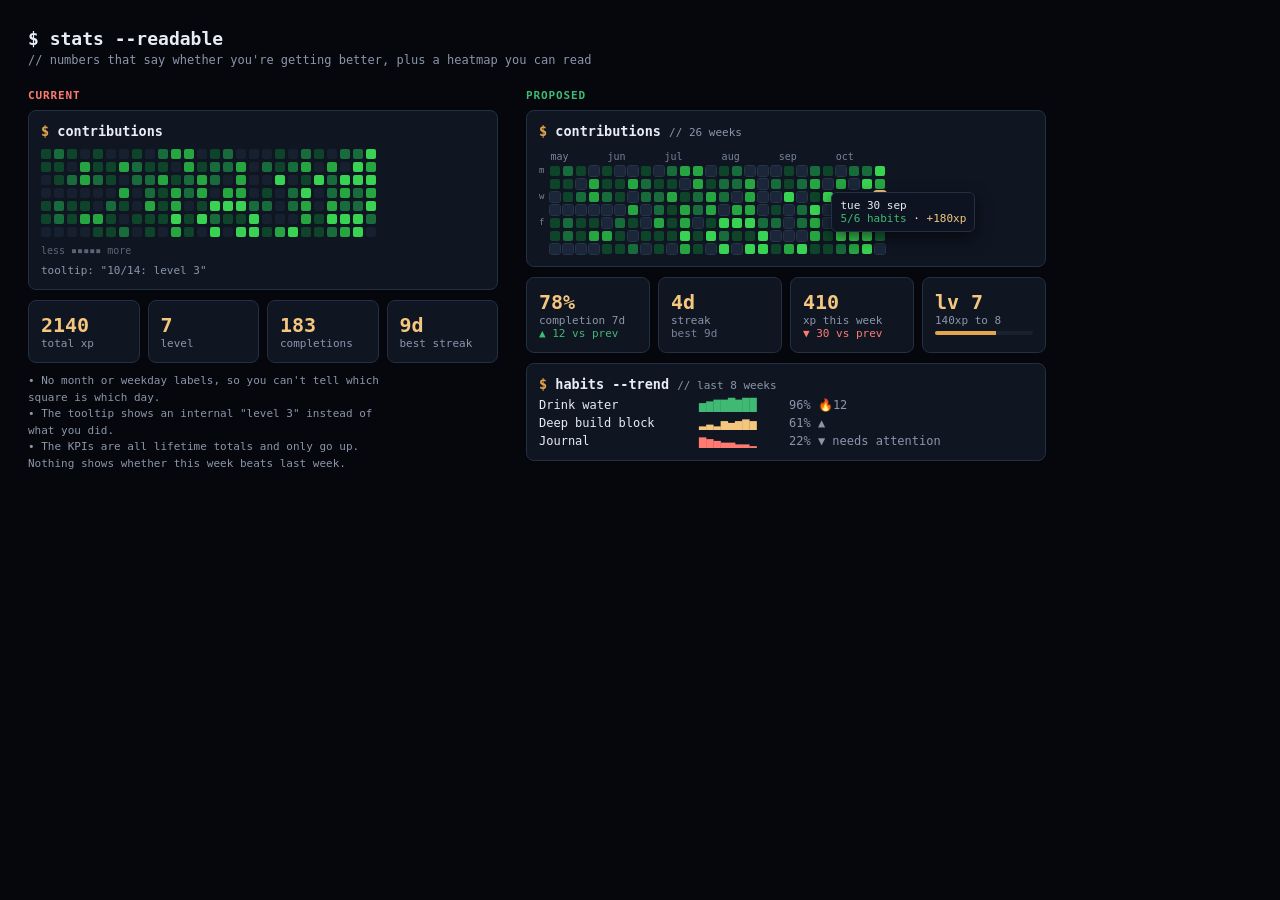
<file: docs/mockups/src/stats.html>
<!doctype html><html><head><meta charset="utf-8"><link rel="stylesheet" href="base.css">
<style>.hm{display:grid;grid-template-rows:repeat(7,10px);grid-auto-flow:column;grid-auto-columns:10px;gap:3px}.hm i{border-radius:2px}</style></head><body>
<h1 class="t">$ stats --readable</h1><p class="sub">// numbers that say whether you're getting better, plus a heatmap you can read</p>
<div class="row">
 <div style="width:470px"><div class="lbl bad">current</div>
  <div class="panel"><div class="hdr"><span class="d">$ </span>contributions</div><div style="margin-top:10px" class="hm" id="a"></div>
   <div style="font-size:10px;margin-top:8px" class="c-low">less ▪▪▪▪▪ more</div>
   <div class="c-mid" style="font-size:11px;margin-top:8px">tooltip: "10/14: level 3"</div></div>
  <div style="display:grid;grid-template-columns:repeat(4,1fr);gap:8px;margin-top:10px">
   <div class="panel"><b class="c-amb" style="font-size:20px">2140</b><div class="c-mid" style="font-size:11px">total xp</div></div>
   <div class="panel"><b class="c-amb" style="font-size:20px">7</b><div class="c-mid" style="font-size:11px">level</div></div>
   <div class="panel"><b class="c-amb" style="font-size:20px">183</b><div class="c-mid" style="font-size:11px">completions</div></div>
   <div class="panel"><b class="c-amb" style="font-size:20px">9d</b><div class="c-mid" style="font-size:11px">best streak</div></div>
  </div>
  <div class="note">• No month or weekday labels, so you can't tell which square is which day.<br>• The tooltip shows an internal "level 3" instead of what you did.<br>• The KPIs are all lifetime totals and only go up. Nothing shows whether this week beats last week.</div>
 </div>
 <div style="width:520px"><div class="lbl good">proposed</div>
  <div class="panel"><div class="hdr"><span class="d">$ </span>contributions <span class="c-mid" style="font-weight:400;font-size:11px">// 26 weeks</span></div>
   <div style="display:flex;gap:6px;margin-top:26px">
    <div style="display:grid;grid-template-rows:repeat(7,10px);gap:3px;font-size:9px;color:var(--lowNew);line-height:10px"><span>m</span><span></span><span>w</span><span></span><span>f</span><span></span><span></span></div>
    <div><div style="display:flex;gap:39px;font-size:10px;color:var(--lowNew);margin:-14px 0 4px">
      <span>may</span><span>jun</span><span>jul</span><span>aug</span><span>sep</span><span>oct</span></div><div class="hm" id="b"></div></div>
    <div style="position:relative;align-self:flex-end;margin-left:-60px;margin-bottom:22px;background:var(--raised);border:1px solid var(--border);border-radius:6px;padding:6px 8px;font-size:11px;white-space:nowrap;box-shadow:0 6px 16px #0009">tue 30 sep<br><span class="c-ok">5/6 habits</span> · <span class="c-amb">+180xp</span></div>
   </div></div>
  <div style="display:grid;grid-template-columns:repeat(4,1fr);gap:8px;margin-top:10px">
   <div class="panel"><b class="c-amb" style="font-size:20px">78%</b><div class="c-mid" style="font-size:11px">completion 7d</div><div class="c-ok" style="font-size:11px">▲ 12 vs prev</div></div>
   <div class="panel"><b class="c-amb" style="font-size:20px">4d</b><div class="c-mid" style="font-size:11px">streak</div><div style="font-size:11px;color:var(--lowNew)">best 9d</div></div>
   <div class="panel"><b class="c-amb" style="font-size:20px">410</b><div class="c-mid" style="font-size:11px">xp this week</div><div style="color:#ff7b72;font-size:11px">▼ 30 vs prev</div></div>
   <div class="panel"><b class="c-amb" style="font-size:20px">lv 7</b><div class="c-mid" style="font-size:11px">140xp to 8</div><div class="bar" style="margin-top:4px;flex:none;height:4px"><i style="width:62%"></i></div></div>
  </div>
  <div class="panel" style="margin-top:10px;font-size:12px"><div class="hdr" style="margin-bottom:6px"><span class="d">$ </span>habits --trend <span class="c-mid" style="font-weight:400;font-size:11px">// last 8 weeks</span></div>
   <div style="display:grid;grid-template-columns:160px 90px 1fr;row-gap:4px"><span>Drink water</span><span class="c-ok">▅▆▇▇█▇██</span><span class="c-mid">96% 🔥12</span><span>Deep build block</span><span class="c-amb">▂▃▂▅▄▅▆▅</span><span class="c-mid">61% ▲</span><span>Journal</span><span style="color:#ff7b72">▆▅▄▃▃▂▂▁</span><span class="c-mid">22% ▼ needs attention</span></div></div>
 </div>
</div>
<script>
const c=['#16202E','#0E4429','#186B3B','#26A641','#39D353'];
function fill(id,o){const e=document.getElementById(id);let s=7;for(let i=0;i<26*7;i++){s=(s*9301+49297)%233280;const l=Math.min(4,Math.floor(s/233280*5*(0.6+i/300)));const x=document.createElement('i');x.style.background=(o&&l==0)?'#1B2738':c[l];if(o&&l==0)x.style.outline='1px solid #26344a';if(o&&i==26*7-5)x.style.outline='2px solid #F5C77E';e.appendChild(x)}}
fill('a',false);fill('b',true);
</script></body></html>
</file>
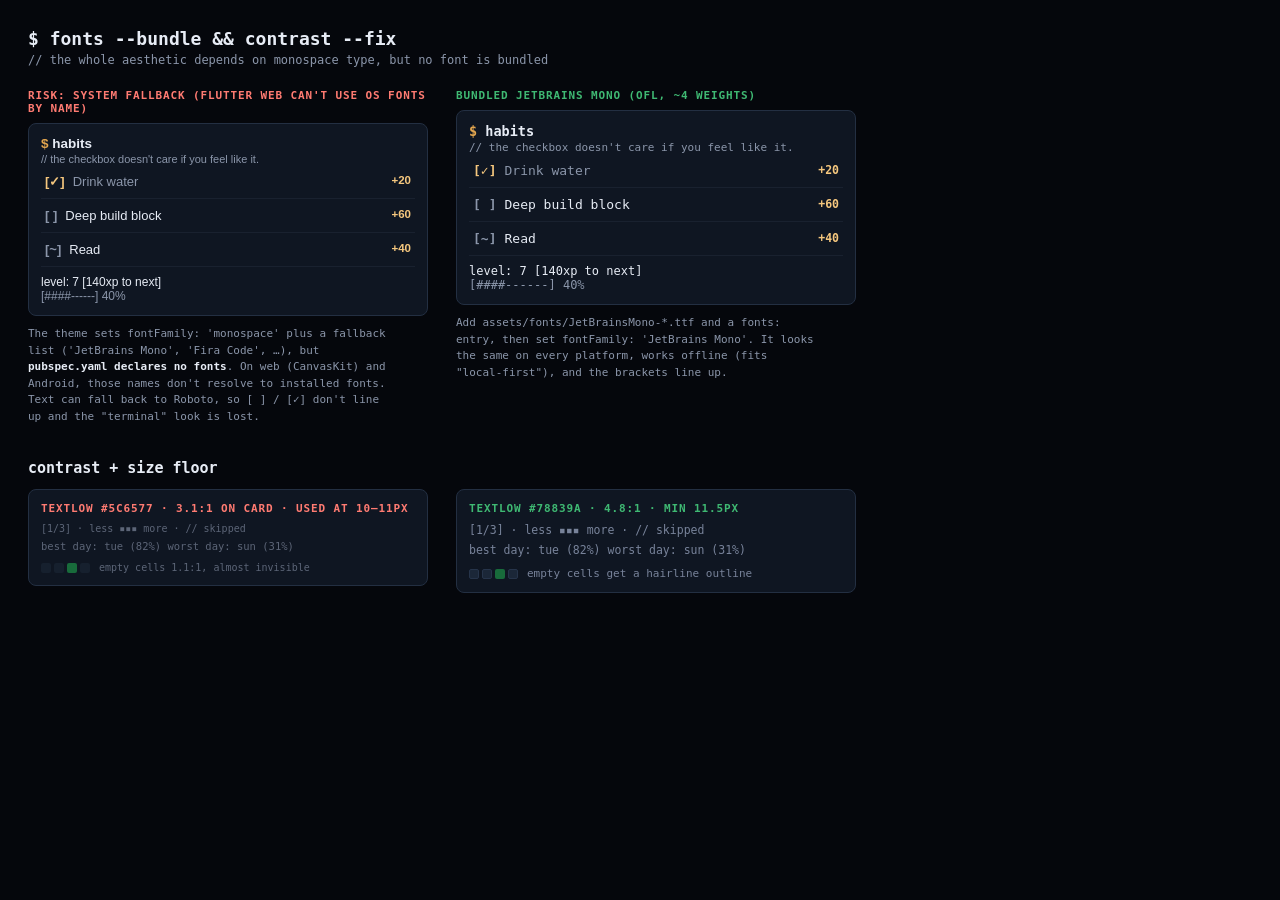
<file: docs/mockups/src/typography.html>
<!doctype html><html><head><meta charset="utf-8"><link rel="stylesheet" href="base.css"></head><body>
<h1 class="t">$ fonts --bundle &amp;&amp; contrast --fix</h1><p class="sub">// the whole aesthetic depends on monospace type, but no font is bundled</p>
<div class="row">
 <div style="width:400px"><div class="lbl bad">risk: system fallback (Flutter web can't use OS fonts by name)</div>
  <div class="panel sans">
   <div class="hdr"><span class="d">$ </span>habits</div><div class="cmt">// the checkbox doesn't care if you feel like it.</div>
   <div class="tile"><span class="br done">[✓]</span><span class="ttl c-mid">Drink water</span><span class="xp">+20</span></div>
   <div class="tile"><span class="br">[ ]</span><span class="ttl">Deep build block</span><span class="xp">+60</span></div>
   <div class="tile"><span class="br">[~]</span><span class="ttl">Read</span><span class="xp">+40</span></div>
   <div style="font-size:12px;margin-top:8px">level: 7 [140xp to next]<br><span class="c-mid">[####------]  40%</span></div>
  </div>
  <div class="note">The theme sets <code>fontFamily: 'monospace'</code> plus a fallback list ('JetBrains Mono', 'Fira Code', …), but <b>pubspec.yaml declares no fonts</b>. On web (CanvasKit) and Android, those names don't resolve to installed fonts. Text can fall back to Roboto, so <code>[ ]</code> / <code>[✓]</code> don't line up and the "terminal" look is lost.</div>
 </div>
 <div style="width:400px"><div class="lbl good">bundled JetBrains Mono (OFL, ~4 weights)</div>
  <div class="panel">
   <div class="hdr"><span class="d">$ </span>habits</div><div class="cmt">// the checkbox doesn't care if you feel like it.</div>
   <div class="tile"><span class="br done">[✓]</span><span class="ttl c-mid">Drink water</span><span class="xp">+20</span></div>
   <div class="tile"><span class="br">[ ]</span><span class="ttl">Deep build block</span><span class="xp">+60</span></div>
   <div class="tile"><span class="br">[~]</span><span class="ttl">Read</span><span class="xp">+40</span></div>
   <div style="font-size:12px;margin-top:8px">level: 7 [140xp to next]<br><span class="c-mid">[####------]  40%</span></div>
  </div>
  <div class="note">Add <code>assets/fonts/JetBrainsMono-*.ttf</code> and a <code>fonts:</code> entry, then set <code>fontFamily: 'JetBrains Mono'</code>. It looks the same on every platform, works offline (fits "local-first"), and the brackets line up.</div>
 </div>
</div>
<h1 class="t" style="margin-top:34px;font-size:15px">contrast + size floor</h1>
<div class="row" style="margin-top:12px">
 <div class="panel" style="width:400px">
  <div class="lbl bad">textLow #5C6577 · 3.1:1 on card · used at 10–11px</div>
  <div style="font-size:10px;color:var(--low)">[1/3] · less ▪▪▪ more · // skipped</div>
  <div style="font-size:10.5px;color:var(--low);margin-top:6px">best day: tue (82%)   worst day: sun (31%)</div>
  <div style="margin-top:10px;display:flex;gap:3px;align-items:center">
   <i style="width:10px;height:10px;background:var(--h0);border-radius:2px"></i><i style="width:10px;height:10px;background:var(--h0);border-radius:2px"></i><i style="width:10px;height:10px;background:var(--h2);border-radius:2px"></i><i style="width:10px;height:10px;background:var(--h0);border-radius:2px"></i>
   <span class="c-low" style="font-size:10px;margin-left:6px">empty cells 1.1:1, almost invisible</span></div>
 </div>
 <div class="panel" style="width:400px">
  <div class="lbl good">textLow #78839A · 4.8:1 · min 11.5px</div>
  <div style="font-size:11.5px;color:var(--lowNew)">[1/3] · less ▪▪▪ more · // skipped</div>
  <div style="font-size:11.5px;color:var(--lowNew);margin-top:6px">best day: tue (82%)   worst day: sun (31%)</div>
  <div style="margin-top:10px;display:flex;gap:3px;align-items:center">
   <i style="width:10px;height:10px;background:#1B2738;border:1px solid #26344a;border-radius:2px"></i><i style="width:10px;height:10px;background:#1B2738;border:1px solid #26344a;border-radius:2px"></i><i style="width:10px;height:10px;background:var(--h2);border-radius:2px"></i><i style="width:10px;height:10px;background:#1B2738;border:1px solid #26344a;border-radius:2px"></i>
   <span style="font-size:11px;color:var(--lowNew);margin-left:6px">empty cells get a hairline outline</span></div>
 </div>
</div></body></html>
</file>
<file: docs/mockups/src/base.css>
:root{
  --amber:#E3A64F;--amberB:#F5C77E;--amberD:#8A6A3A;--streak:#E07850;--ok:#3FB973;
  --bg:#0A0E17;--raised:#0D1320;--card:#0F1622;--inset:#0B111C;--border:#232F42;--hair:#19212F;
  --hi:#E7ECF5;--mid:#8B96AA;--low:#5C6577;--lowNew:#78839A;
  --h0:#16202E;--h1:#0E4429;--h2:#186B3B;--h3:#26A641;--h4:#39D353;
}
*{box-sizing:border-box;margin:0;padding:0}
body{background:#05070c;color:var(--hi);font-family:'JetBrains Mono','DejaVu Sans Mono',monospace;font-size:13px;padding:28px}
.sans{font-family:Roboto,'Liberation Sans',Arial,sans-serif!important}
.sans *{font-family:inherit!important}
h1.t{font-size:18px;color:var(--hi);margin-bottom:4px}
p.sub{color:var(--mid);font-size:12px;margin-bottom:22px}
.row{display:flex;gap:28px;align-items:flex-start}
.col{display:flex;flex-direction:column;gap:10px}
.lbl{font-size:11px;letter-spacing:.08em;text-transform:uppercase;margin-bottom:8px;font-weight:700}
.lbl.bad{color:#ff7b72}.lbl.good{color:var(--ok)}
.phone{width:360px;background:var(--bg);border:1px solid var(--border);border-radius:28px;padding:14px 12px 0;overflow:hidden;position:relative}
.panel{background:var(--card);border:1px solid var(--border);border-radius:8px;padding:12px}
.hdr{font-weight:700;font-size:13.5px}.hdr .d{color:var(--amber)}
.cmt{color:var(--mid);font-size:11px;margin-top:2px}
.c-low{color:var(--low)}.c-mid{color:var(--mid)}.c-amb{color:var(--amberB)}.c-ok{color:var(--ok)}.c-st{color:var(--streak)}
.bar{height:8px;border-radius:3px;background:var(--hair);overflow:hidden;flex:1}.bar>i{display:block;height:100%;background:var(--amber)}
.tile{display:flex;align-items:flex-start;gap:8px;padding:9px 4px;border-bottom:1px solid var(--hair)}
.tile:last-child{border-bottom:0}
.br{font-weight:700;color:var(--mid);white-space:pre}.br.done{color:var(--amberB)}
.ttl{flex:1}.ttl small{display:block;color:var(--mid);font-size:10.5px}
.xp{color:var(--amberB);font-weight:700;font-size:11.5px}
.sec{display:flex;gap:6px;align-items:center;font-weight:700;font-size:12.5px;padding:6px 0 2px}
.nav{display:flex;justify-content:space-around;background:var(--raised);border-top:1px solid var(--hair);margin:12px -12px 0;padding:10px 0 16px;font-size:11px;color:var(--mid)}
.nav .on{color:var(--amberB)}
.pill{display:inline-block;padding:4px 9px;border:1px solid var(--border);border-radius:5px;background:var(--inset);color:var(--mid);font-size:11px}
.pill.on{border-color:var(--amber);color:var(--amberB);background:rgba(227,166,79,.18)}
.note{font-size:11px;color:var(--mid);max-width:360px;line-height:1.5;margin-top:10px}
.note b{color:var(--hi)}
.ann{border:1px dashed #ff7b72;border-radius:6px;position:relative}
.ann>em{position:absolute;right:6px;top:-9px;background:#05070c;color:#ff7b72;font-size:10px;font-style:normal;padding:0 4px}
.ann.g{border-color:var(--ok)}.ann.g>em{color:var(--ok)}
kbd{font-family:inherit;color:var(--amberB);font-weight:700}
</file>
